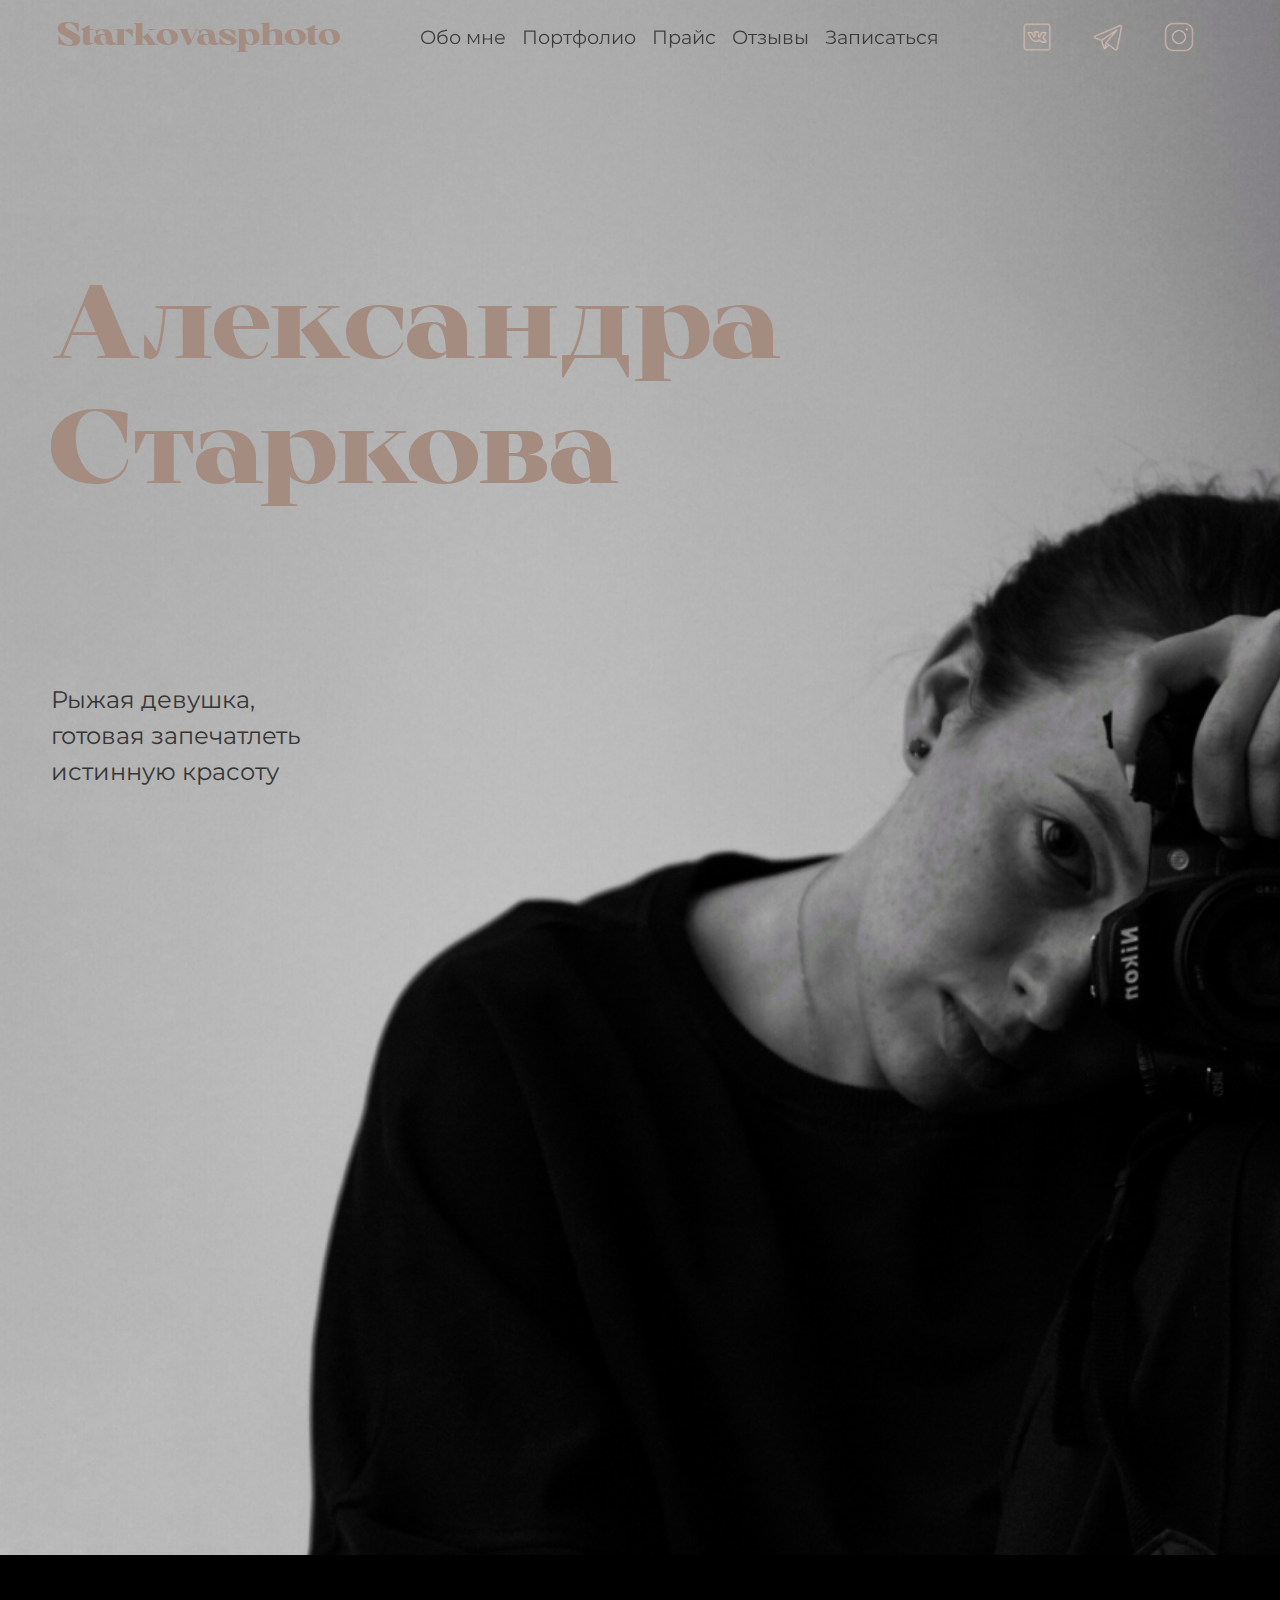
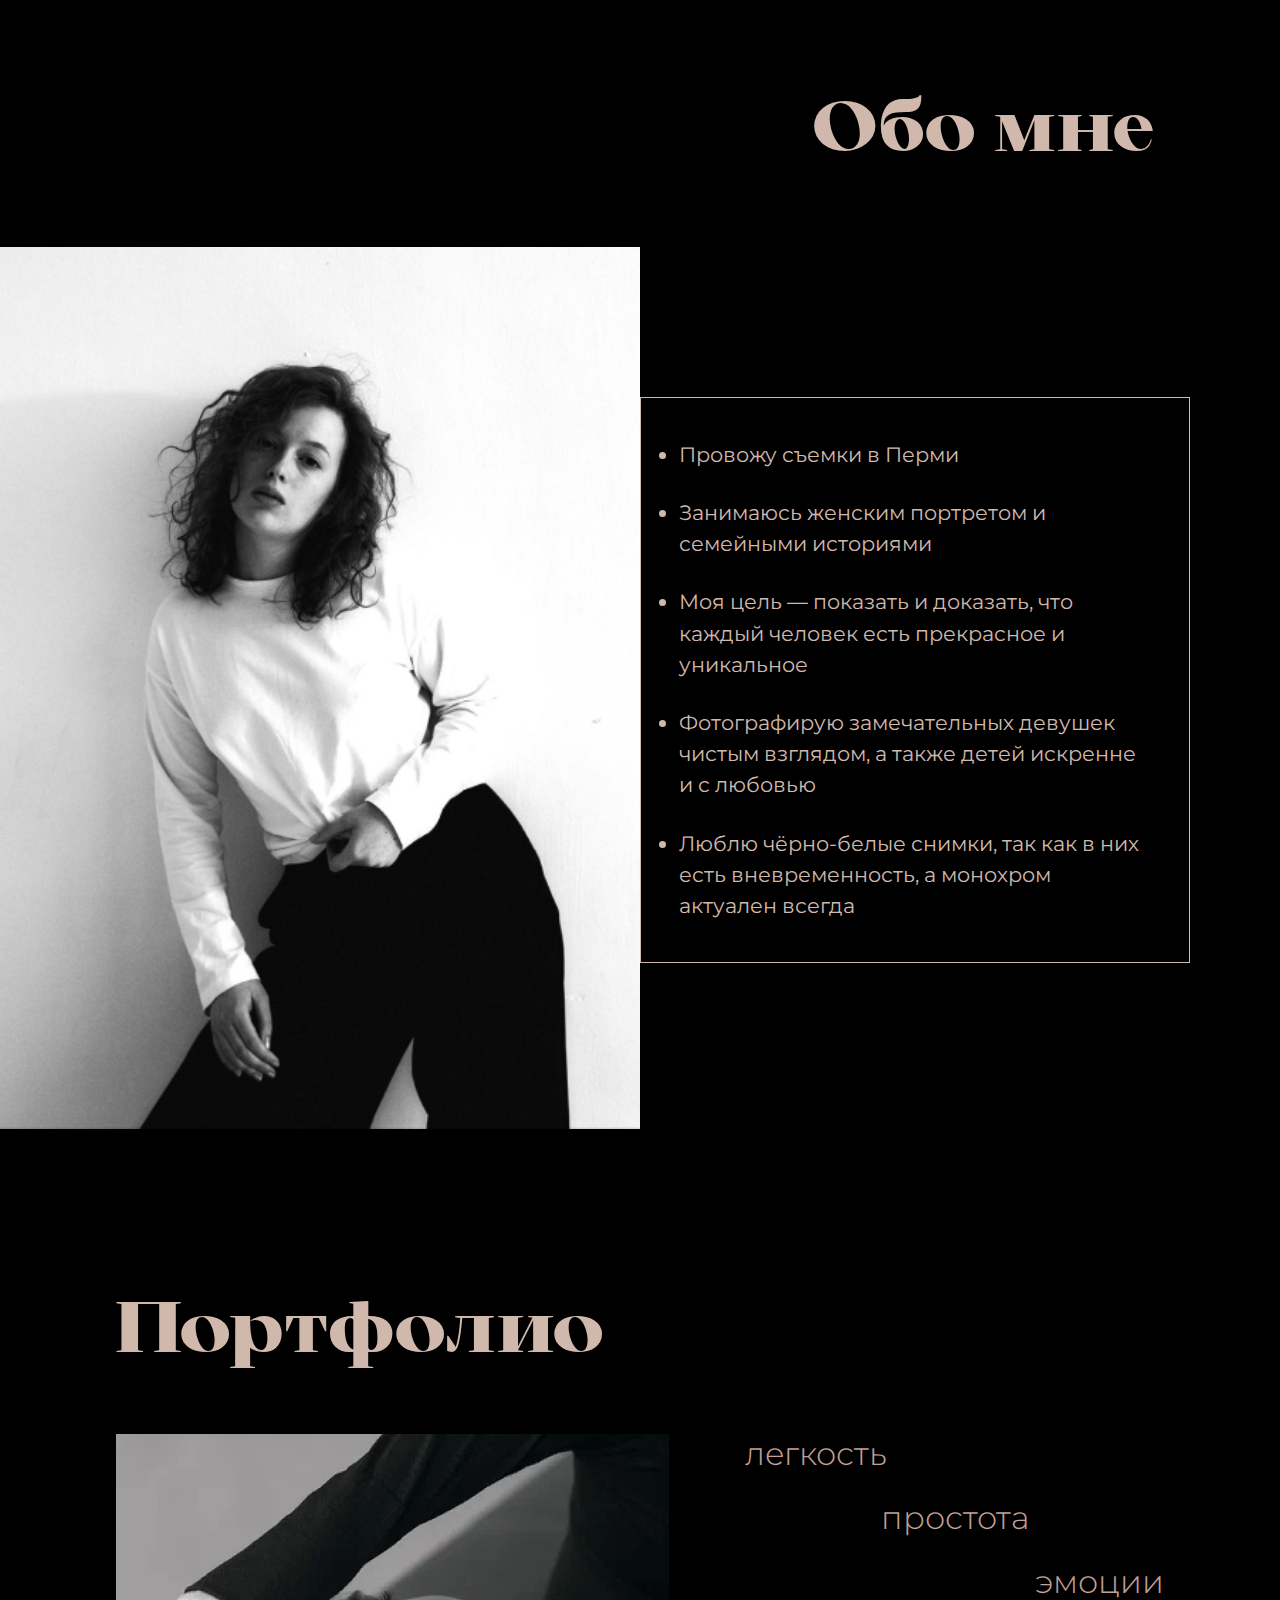
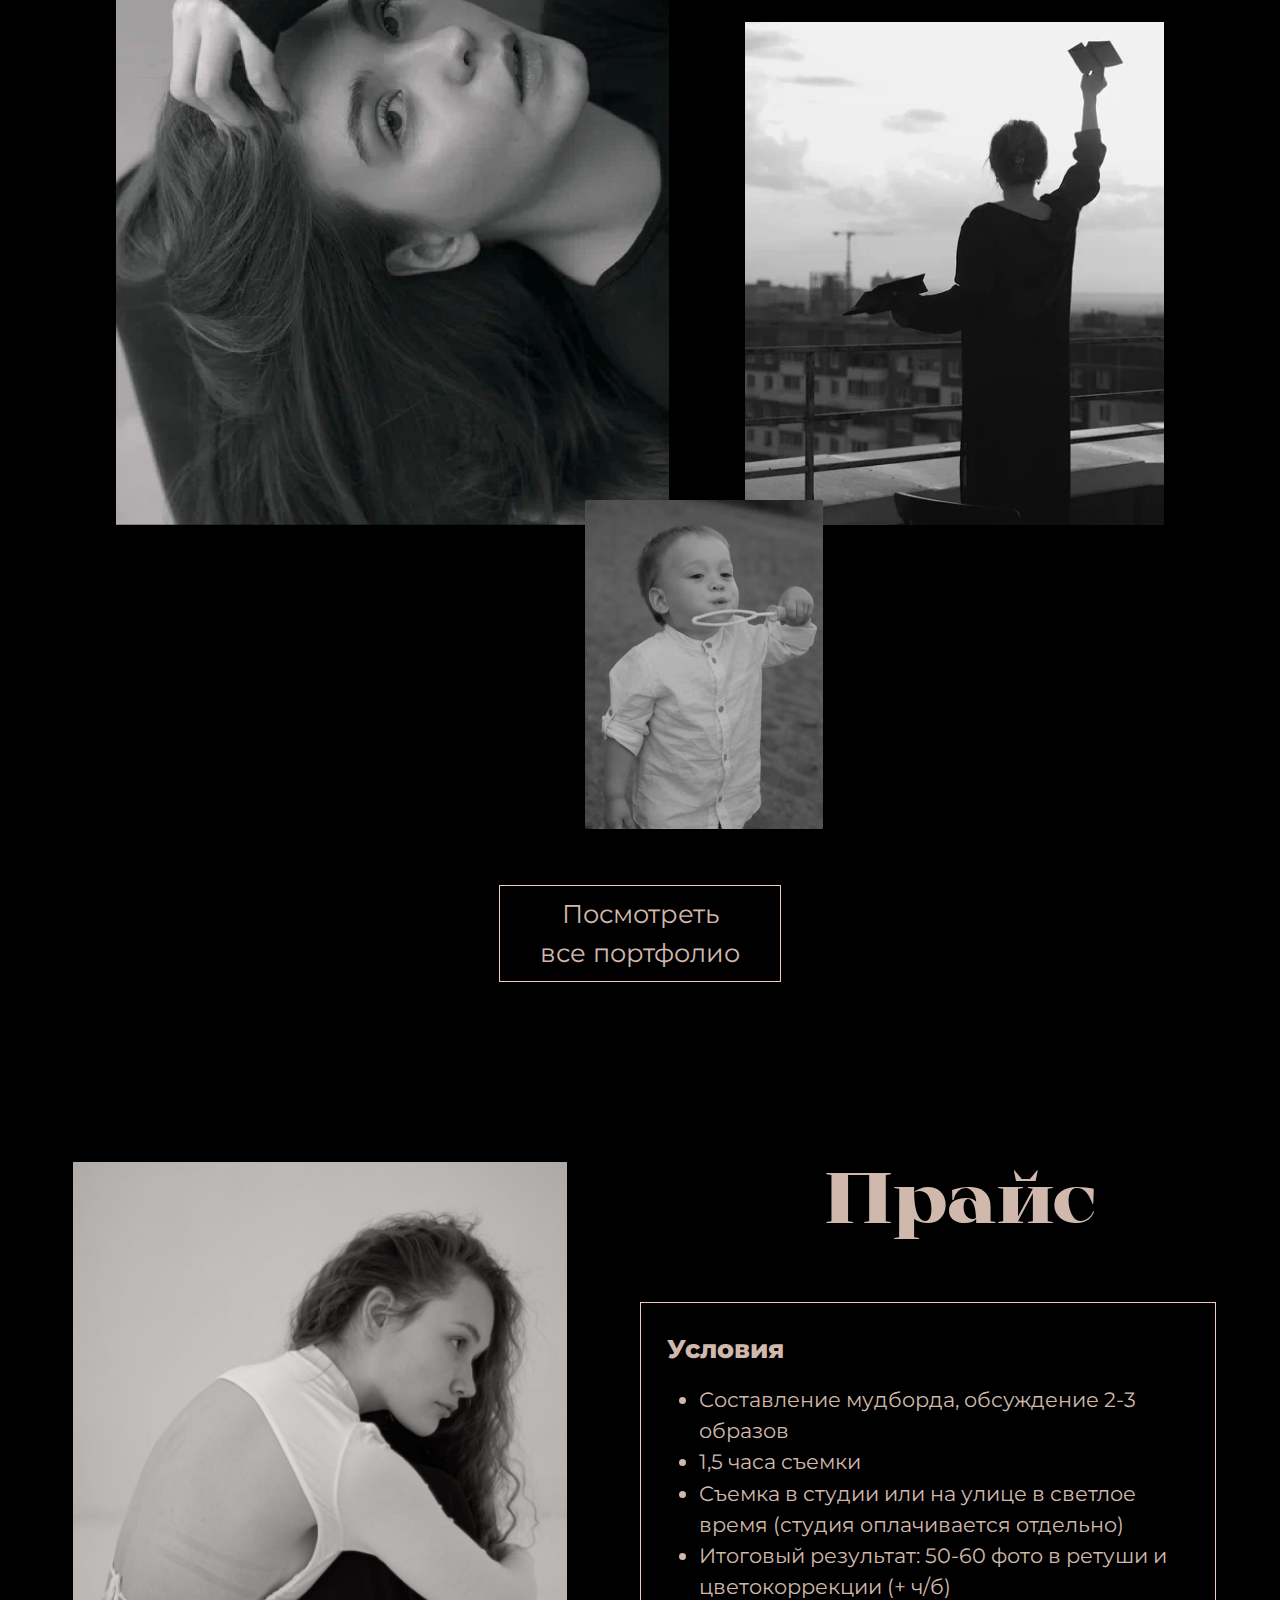
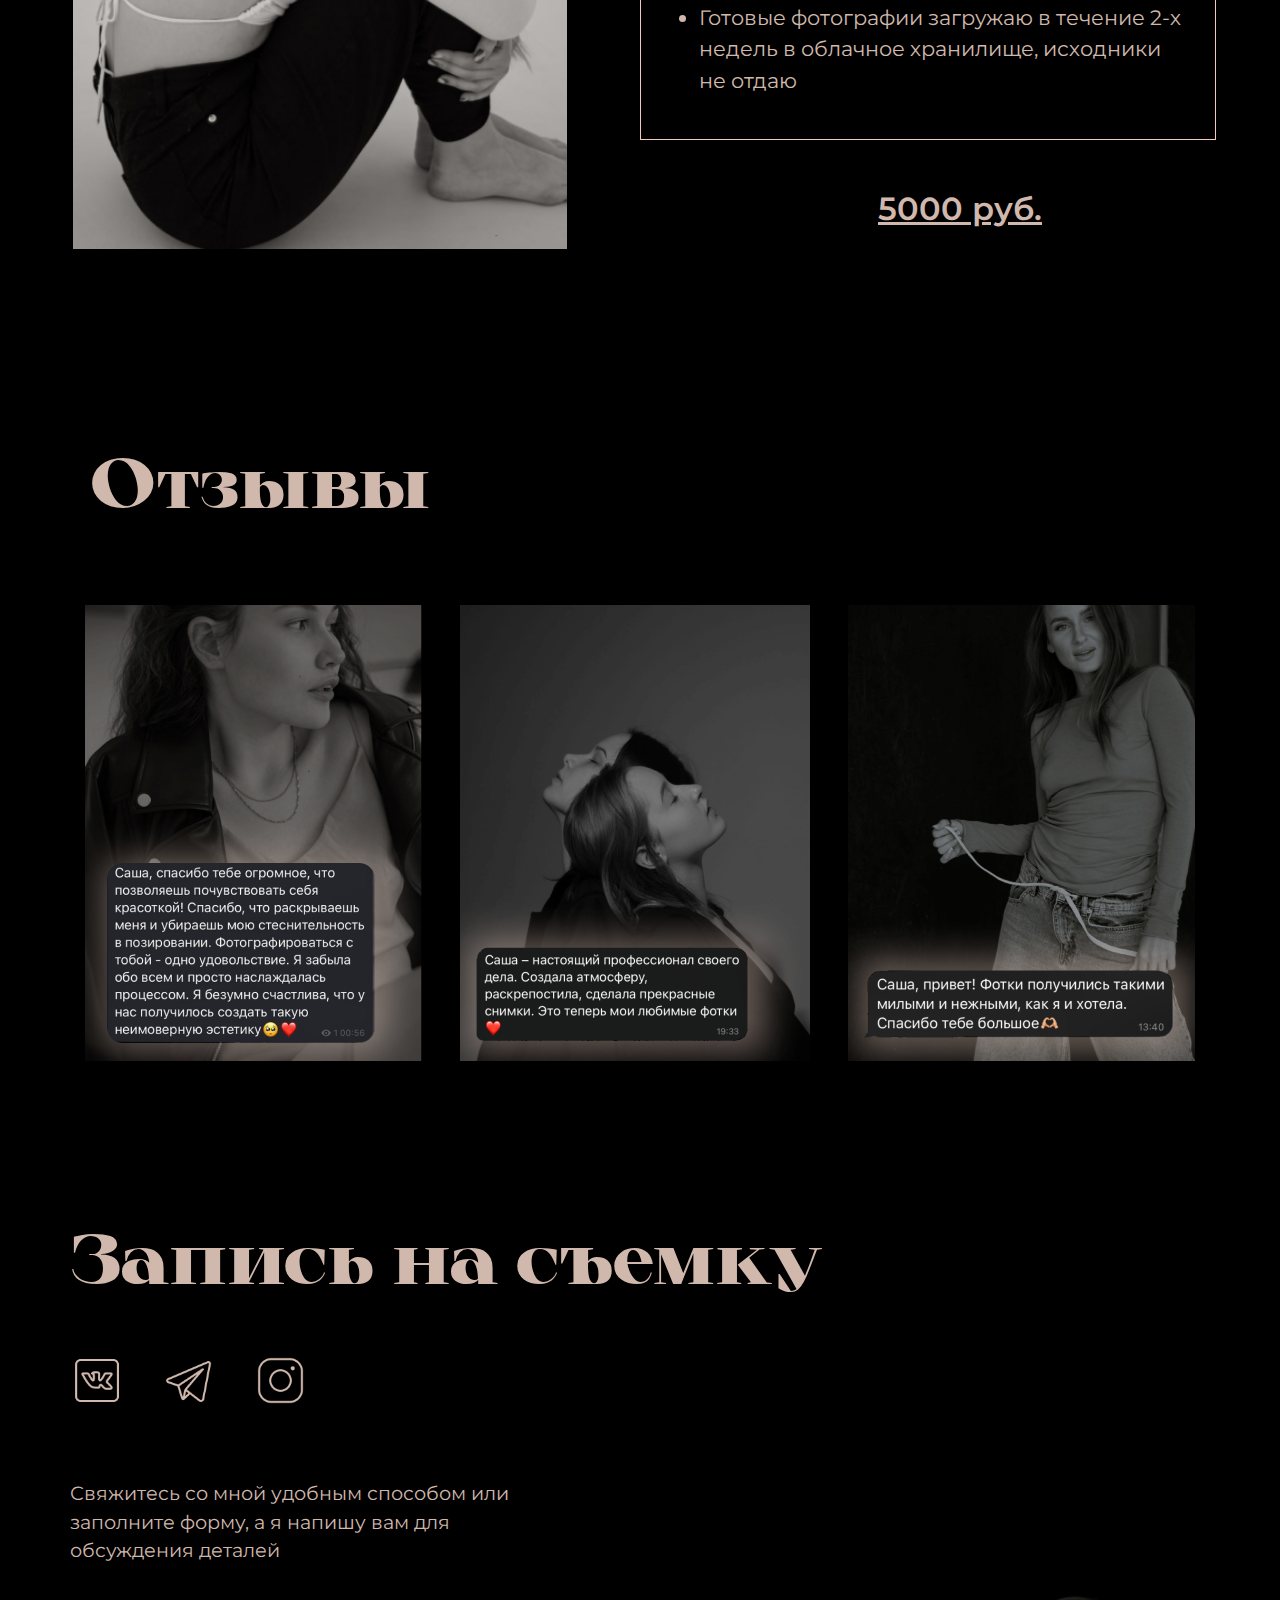
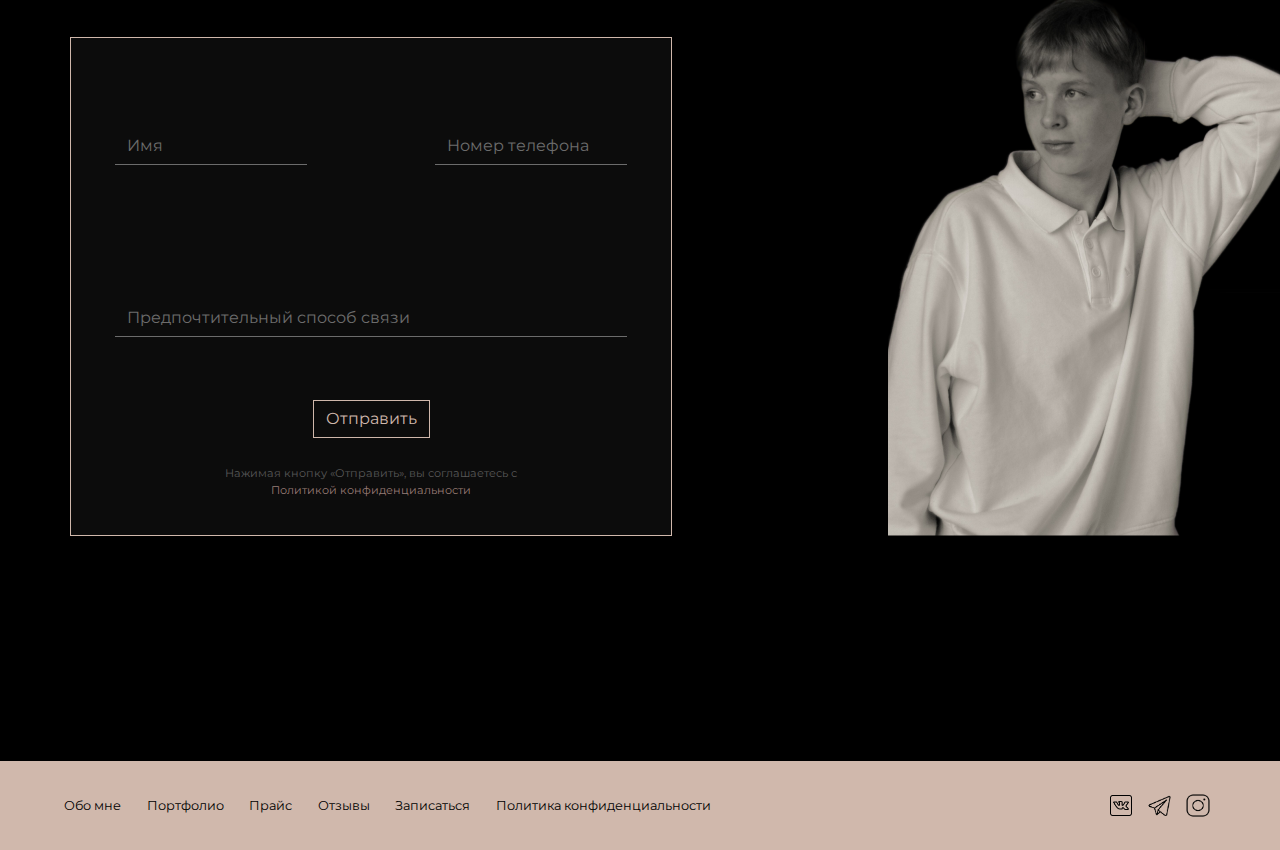
<file: index.html>
<!DOCTYPE html>
<html lang="ru">

<head>
    <meta charset="UTF-8">
    <meta name="viewport" content="width=device-width, initial-scale=1.0">
    <meta name="keywords"
        content="фотограф Пермь, женский портрет Пермь, портретный фотограф Пермь, семейный фотограф Пермь, Александра Старкова фотограф, фото Пермь, фотосессия Пермь">
    <title>Starkovasphoto</title>
    <link rel="stylesheet" type="text/css" href="./assets/styles/style.css">
    <link rel="shortcut icon" href="/favicon.ico" type="image/x-icon">
    <link href="https://cdn.jsdelivr.net/npm/bootstrap@5.3.3/dist/css/bootstrap.min.css" rel="stylesheet"
        integrity="sha384-QWTKZyjpPEjISv5WaRU9OFeRpok6YctnYmDr5pNlyT2bRjXh0JMhjY6hW+ALEwIH" crossorigin="anonymous">
</head>

<body>
    <header class="header" id="mainHeader">
        <div class="header_container">
            <nav class="navbar navbar-light bg-lignt navbar-expand-xl header_navbar">
                <div class="container-fluid">
                    <a class="navbar-brand header_logo" href="#">Starkovasphoto</a>
                    <button class="navbar-toggler" id="toggler-header" type="button" data-bs-toggle="collapse"
                        data-bs-target="#navbarSupportedContent" aria-controls="navbarSupportedContent"
                        aria-expanded="false" aria-label="Переключатель навигации">
                        <span class="navbar-toggler-icon"></span>
                    </button>
                    <div class="collapse navbar-collapse header_menu" id="navbarSupportedContent">
                        <ul class="navbar-nav me-auto mb-2 mb-lg-0 header_nav">
                            <li class="nav-item">
                                <a class="nav-link" href="#aboutme">Обо мне</a>
                            </li>
                            <li class="nav-item">
                                <a class="nav-link" href="./portfolio.html">Портфолио</a>
                            </li>
                            <li class="nav-item">
                                <a class="nav-link" href="#price">Прайс</a>
                            </li>
                            <li class="nav-item">
                                <a class="nav-link" href="#reviews">Отзывы</a>
                            </li>
                            <li class="nav-item">
                                <a class="nav-link" href="#appointment">Записаться</a>
                            </li>
                        </ul>
                        <div class="appointment_icons">
                            <a data-mdb-ripple-init class="btn btn-outline btn-floating m-1"
                                href="https://vk.com/starkovasashaa" role="button"><img src="assets/images/icons-vk.png"
                                    class="icon_social" alt="Логотип ВКонтакте"></a>
                            <a data-mdb-ripple-init class="btn btn-outline btn-floating m-1"
                                href="https://t.me/starkovasasha" role="button"><img
                                    src="assets/images/icons-telegram.png" class="icon_social"
                                    alt="Логотип Телеграм"></a>
                            <a data-mdb-ripple-init class="btn btn-outline btn-floating m-1"
                                href="https://www.instagram.com/starkovasphoto" role="button"><img
                                    src="assets/images/icons-instagram.png" class="icon_social"
                                    alt="Логотип Инстаграм"></a>
                        </div>
                    </div>
                </div>
            </nav>
        </div>
    </header>
    <div class="home_page">
        <div class="home_page__content">
            <h1 class="home_page__title">Александра Старкова</h1>
            <p class="home_page__text">Рыжая девушка, готовая запечатлеть истинную красоту</p>
        </div>
    </div>
    <section class="about_me__page" id="aboutme">
        <div class="block2_container">
            <h5 class="title-block-2">Обо мне</h5>
            <div class="mb-lg-0 border-0">
                <div class="row g-0 block2_content">
                    <div class="col-lg-6 col-xl-6 col-xxl-6 block-2__image-block d-flex justify-content-center">
                        <img src="assets/images/about_me__img.png" class="img-fluid block2__img"
                            alt="Александра Старкова">
                    </div>
                    <div class="col-lg-6 col-xl-6 col-xxl-6 block-2__text-block d-flex justify-content-center">
                        <div class="block-2__card-body">
                            <ul class="list-group__block2 list-group-flush">
                                <li class="list-item">Провожу съемки в Перми</li>
                                <li class="list-item">Занимаюсь женским портретом и семейными историями</li>
                                <li class="list-item">Моя цель — показать и доказать, что каждый человек есть
                                    прекрасное и уникальное</li>
                                <li class="list-item">Фотографирую замечательных девушек чистым взглядом, а также
                                    детей искренне и с любовью</li>
                                <li class="list-item">Люблю чёрно-белые снимки, так как в них есть вневременность, а
                                    монохром актуален всегда</li>
                            </ul>
                        </div>
                    </div>
                </div>
            </div>
        </div>
    </section>
    <section class="portfolio_page" id="portfolio">
        <h5 class="title-block-3">Портфолио</h5>
        <div class="portfolio_container">
            <div class="portfolio_main">
                <div class="portfolio_first">
                    <div class="portfolio_first_section">
                        <div class="portfolio_part1">
                            <img src="assets/images/portfolio_image1.png" class="portfolio_img1">
                        </div>
                        <div class="portfolio_part2">
                            <div class="portfolio_text">
                                <div class="portfolio_text_element1">
                                    <p class="portfolio_text_content">легкость</p>
                                </div>
                                <div class="portfolio_text_element2">
                                    <p class="portfolio_text_content">простота</p>
                                </div>
                                <div class="portfolio_text_element3">
                                    <p class="portfolio_text_content">эмоции</p>
                                </div>
                            </div>
                            <img src="./assets/images/portfolio_image2.png" class="portfolio_img2">
                        </div>
                    </div>
                </div>
                <div class="portfolio_fixed_photo">
                    <img src="./assets/images/portfolio_image3.png" class="portfolio_img3">
                </div>
            </div>
            <div class="portfolio_button">
                <a href="./portfolio.html" role="button"><button class="portfolio_button_content">Посмотреть все
                        портфолио</button></a>
            </div>
        </div>
    </section>
    <section class="price_page" id="price">
        <div class="price_container">
            <div class="mb-lg-0 border-0">
                <div class="row g-0 block4_content">
                    <div class="col-lg-6 col-xl-6 col-xxl-6 block-4__image-block d-flex justify-content-center">
                        <img src="assets/images/price_img.png" class="img-fluid block4__img" alt="Фото модели">
                    </div>
                    <div class="col-lg-6 col-xl-6 col-xxl-6 block-4__text-block d-flex justify-content-center">
                        <div class="block-4__card-body">
                            <h5 class="title-block-4">Прайс</h5>
                            <div class="price_border">
                                <p class="price_list_text">Условия</p>
                                <ul class="list-group__block4 list-group-flush">
                                    <li class="list-item">Составление мудборда, обсуждение 2-3 образов</li>
                                    <li class="list-item">1,5 часа съемки</li>
                                    <li class="list-item">Съемка в студии или на улице в светлое время (студия
                                        оплачивается отдельно)</li>
                                    <li class="list-item">Итоговый результат: 50-60 фото в ретуши и цветокоррекции
                                        (+
                                        ч/б)
                                    </li>
                                    <li class="list-item">Готовые фотографии загружаю в течение 2-х недель в
                                        облачное
                                        хранилище, исходники не отдаю</li>
                                </ul>
                            </div>
                            <p class="price_text">5000 руб.</p>
                        </div>
                    </div>
                </div>
            </div>
        </div>
    </section>
    <section class="reviews_page" id="reviews">
        <div class="reviews_container">
            <h5 class="title-block-5">Отзывы</h5>
            <div id="reviewsCarousel" class="carousel slide d-xl-none d-xxl-none" data-bs-ride="carousel">
                <div class="carousel-inner">
                    <div class="carousel-item active">
                        <div class="d-flex justify-content-center align-items-center">
                            <img src="assets/images/first-review.png" class="review_img" alt="Отзыв">
                        </div>
                    </div>
                    <div class="carousel-item">
                        <div class="d-flex justify-content-center align-items-center">
                            <img src="assets/images/second-review.png" class="review_img" alt="Отзыв">
                        </div>
                    </div>
                    <div class="carousel-item">
                        <div class="d-flex justify-content-center align-items-center">
                            <img src="assets/images/third-review.png" class="review_img" alt="Отзыв">
                        </div>
                    </div>
                </div>
                <button class="carousel-control-prev" type="button" data-bs-target="#reviewsCarousel"
                    data-bs-slide="prev">
                    <span class="carousel-control-prev-icon" aria-hidden="true"></span>
                    <span class="visually-hidden">Previous</span>
                </button>
                <button class="carousel-control-next" type="button" data-bs-target="#reviewsCarousel"
                    data-bs-slide="next">
                    <span class="carousel-control-next-icon" aria-hidden="true"></span>
                    <span class="visually-hidden">Next</span>
                </button>
            </div>
            <div class="reviews_img_block d-none d-xl-flex d-xxl-flex">
                <img src="assets/images/first-review.png" class="img-fluid review_img2" alt="Отзыв">
                <img src="assets/images/second-review.png" class="img-fluid review_img2" alt="Отзыв">
                <img src="assets/images/third-review.png" class="img-fluid review_img2" alt="Отзыв">
            </div>
        </div>
    </section>
    <section class="appointment_page" id="appointment">
        <h5 class="title-block-6">Запись на съемку</h5>
        <div class="appointment_container">
            <div class="appointment_block">
                <div class="appointment_content">
                    <div class="appointment_icons">
                        <a data-mdb-ripple-init class="btn btn-outline btn-floating icon_button"
                            href="https://vk.me/starkovasashaa" role="button"><img src="assets/images/icons-vk.png"
                                class="icon_social" alt="Логотип ВКонтакте"></a>
                        <a data-mdb-ripple-init class="btn btn-outline btn-floating icon_button"
                            href="https://t.me/starkovasasha" role="button"><img src="assets/images/icons-telegram.png"
                                class="icon_social" alt="Логотип Телеграм"></a>
                        <a data-mdb-ripple-init class="btn btn-outline btn-floating icon_button"
                            href="https://www.instagram.com/starkovasphoto" role="button"><img
                                src="assets/images/icons-instagram.png" class="icon_social" alt="Логотип Инстаграм"></a>
                    </div>
                </div>
                <div class="appointment_text">
                    Свяжитесь со мной удобным способом или заполните форму, а я напишу вам для обсуждения деталей
                </div>
                <div class="appointment_form">
                    <form class="g-3 needs-validation" novalidate>
                        <div class="form_container">
                            <div class="input_container">
                                <div class="input_first">
                                    <div class="col-md-6 input_form1">
                                        <input type="text" class="form-control input_fields" id="inputName"
                                            placeholder="Имя" aria-label="Имя" pattern="^[А-Яа-яЁё]+$" required>
                                        <div class="invalid-feedback">
                                            Пожалуйста, введите корректное имя
                                        </div>
                                    </div>
                                    <div class="col-md-6 input_form1 input-tel-2">
                                        <input type="tel" class="form-control input_fields" id="inputPhone"
                                            placeholder="Номер телефона" aria-label="Телефон"
                                            pattern="^((8|\+7)[\- ]?)?(\(?\d{3}\)?[\- ]?)?[\d\- ]{7,10}$" required>
                                        <div class="invalid-feedback">
                                            Пожалуйста, укажите правильный номер телефона
                                        </div>
                                    </div>
                                </div>
                                <div class="input_second ">
                                    <div class="col-12 input_form2">
                                        <input type="text"
                                            class="form-control input_fields d-none d-sm-flex d-lg-flex d-xl-flex d-xxl-flex"
                                            id="inputMessage" placeholder="Предпочтительный способ связи">
                                        <input type="text" class="form-control input_fields d-sm-none" id="inputMessage"
                                            placeholder="Cпособ связи">
                                    </div>
                                </div>
                            </div>
                            <div class="button_container">
                                <div class="col-12 input_form">
                                    <button type="submit"
                                        class="btn button_appointment button_content">Отправить</button>
                                </div>
                                <div class="col-12 button_text">
                                    <p class="text_contnet">
                                        Нажимая кнопку «Отправить», вы соглашаетесь
                                        с <a href="https://drive.google.com/file/d/199cWDKk_yBTps37f24LlBmffBgkM6TiT/view?usp=sharing"
                                            class="confidentiality"> Политикой конфиденциальности</a></p>
                                </div>
                            </div>
                        </div>
                    </form>
                </div>
            </div>
            <div class="appointment_img d-none d-lg-flex d-xl-flex d-xxl-flex">
                <img src="assets/images/appointment-img.png" class="img-appointment img-fluid" alt="Фото модели">
            </div>
        </div>
    </section>
    <footer class="footer">
        <div class="footer__container">
            <div class="footer_menu">
                <ul class="navbar-nav mb-lg-0 footer_nav">
                    <li class="nav-item">
                        <a class="nav-link" href="#aboutme">Обо мне</a>
                    </li>
                    <li class="nav-item">
                        <a class="nav-link" href="./portfolio.html">Портфолио</a>
                    </li>
                    <li class="nav-item">
                        <a class="nav-link" href="#price">Прайс</a>
                    </li>
                    <li class="nav-item">
                        <a class="nav-link" href="#reviews">Отзывы</a>
                    </li>
                    <li class="nav-item">
                        <a class="nav-link" href="#appointment">Записаться</a>
                    </li>
                    <li class="nav-item">
                        <a class="nav-link"
                            href="https://drive.google.com/file/d/199cWDKk_yBTps37f24LlBmffBgkM6TiT/view?usp=sharing">Политика
                            конфиденциальности</a>
                    </li>
                </ul>
                <div class="appointment_icons">
                    <a data-mdb-ripple-init class="btn btn-outline btn-floating m-1 icon_button"
                        href="https://vk.com/starkovasashaa" role="button"><img src="assets/images/dark-icon_vk.png"
                            class="icon_social" alt="Логотип ВКонтакте"></a>
                    <a data-mdb-ripple-init class="btn btn-outline btn-floating m-1 icon_button"
                        href="https://t.me/starkovasasha" role="button"><img src="assets/images/dark-icon_telegram.png"
                            class="icon_social" alt="Логотип Телеграм"></a>
                    <a data-mdb-ripple-init class="btn btn-outline btn-floating m-1 icon_button"
                        href="https://www.instagram.com/starkovasphoto" role="button"><img
                            src="assets/images/dark-icon_instagram.png" class="icon_social" alt="Логотип Инстаграм"></a>
                </div>
            </div>
        </div>
    </footer>

    <script src="https://cdn.jsdelivr.net/npm/bootstrap@5.3.3/dist/js/bootstrap.bundle.min.js"
        integrity="sha384-YvpcrYf0tY3lHB60NNkmXc5s9fDVZLESaAA55NDzOxhy9GkcIdslK1eN7N6jIeHz" crossorigin="anonymous">
        </script>
    <script>
        (() => {
            'use strict'

            const forms = document.querySelectorAll('.needs-validation')

            Array.from(forms).forEach(form => {
                form.addEventListener('submit', event => {
                    if (!form.checkValidity()) {
                        event.preventDefault()
                        event.stopPropagation()
                    }

                    form.classList.add('was-validated')
                }, false)
            })
        })()
    </script>
    <script>
        window.addEventListener('scroll', function () {
            const header = document.getElementById('mainHeader');
            if (window.scrollY > 0) {
                header.classList.add('header_fixed');
            } else {
                header.classList.remove('header_fixed');
            }
        });
    </script>
    <script>
        window.addEventListener('scroll', function () {
            const nav = document.getElementById('navbarSupportedContent');
            if (window.scrollY > 0) {
                nav.classList.add('nav_fixed');
            } else {
                nav.classList.remove('nav_fixed');
            }
        });
    </script>
    <script>
        window.addEventListener('scroll', function () {
            const toggler = document.getElementById('toggler-header');
            if (window.scrollY > 0) {
                toggler.classList.add('toggler_fixed');
            } else {
                toggler.classList.remove('toggler_fixed');
            }
        });
    </script>
    <script>
        document.addEventListener('DOMContentLoaded', function () {
            const sections = document.querySelectorAll('section');
            const navLinks = document.querySelectorAll('.nav-link');

            window.addEventListener('scroll', function () {
                let current = '';

                sections.forEach(section => {
                    const sectionTop = section.offsetTop;
                    const sectionHeight = section.clientHeight;
                    if (pageYOffset >= sectionTop - sectionHeight / 3) {
                        current = section.getAttribute('id');
                    }
                });

                navLinks.forEach(link => {
                    link.classList.remove('active');
                    if (link.getAttribute('href') === '#' + current) {
                        link.classList.add('active');
                    }
                });
            });
        });
    </script>
</body>

</html>
</file>
<file: assets/styles/style.css>
@font-face {
  font-family: "Macherie";
  src: url("../fonts/Macherie/macherie.ttf");
}
@font-face {
  font-family: "Montserrat";
  src: url("../fonts/Montserrat/Montserrat-Regular.ttf");
  font-weight: 400;
}
@font-face {
  font-family: "Montserrat-Light";
  src: url("../fonts/Montserrat-Light/Montserrat-Light.ttf");
  font-weight: 300;
}
@font-face {
  font-family: "Montserrat-Bold";
  src: url("../fonts/Montserrat-Bold/Montserrat-Bold.ttf");
  font-weight: 700;
}
@font-face {
  font-family: "Montserrat-ExtraBold";
  src: url("../fonts/Montserrat-ExtraBold/Montserrat-ExtraBold.ttf");
  font-weight: 800;
}
@font-face {
  font-family: "Montserrat-SemiBold";
  src: url("../fonts/Montserrat-SemiBold/Montserrat-SemiBold.ttf");
  font-weight: 600;
}
html,
body {
  overflow-x: hidden;
}

.header {
  position: fixed;
  top: 0;
  left: 0;
  width: 100vw;
  z-index: 500;
  display: flex;
  flex-direction: column;
}
@media (max-width: 575.98px) {
  .header {
    background-color: #000000;
  }
  .header .nav-link {
    color: #D0B8AC;
  }
}
.header .header_container {
  flex-grow: 1;
}
.header .header_container .header_navbar {
  display: flex;
  background-color: transparent;
}
.header .header_container .header_navbar .header_logo {
  font-family: "Macherie";
  color: #A48C80;
  font-size: 2em;
  margin-left: 3.5vw;
}
@media (max-width: 767.98px) {
  .header .header_container .header_navbar .header_logo {
    font-size: 1.5em;
  }
}
.header .header_container .header_navbar .navbar-toggler {
  border-color: #6C6C6C;
}
.header .header_container .header_navbar .navbar-toggler .navbar-toggler-icon {
  background-image: url("data:image/svg+xml,%3csvg xmlns='http://www.w3.org/2000/svg' viewBox='0 0 30 30'%3e%3cpath stroke='%236C6C6C' stroke-linecap='round' stroke-miterlimit='10' stroke-width='2' d='M4 7h22M4 15h22M4 23h22'/%3e%3c/svg%3e");
}
.header .header_container .header_navbar .header_menu {
  order: 1;
  font-family: "Montserrat", sans-serif;
  color: #363636;
  font-size: 1.2em;
  justify-content: space-evenly;
}
.header .header_container .header_navbar .header_menu .header_nav {
  display: flex;
  margin: 0 !important;
}
.header .header_container .header_navbar .header_menu .header_nav .nav-link:hover {
  font-family: "Montserrat-Bold", sans-serif;
}
.header .header_container .header_navbar .header_menu .header_nav .nav-link.active {
  font-family: "Montserrat-Bold", sans-serif;
  color: #D0B8AC;
}
.header .header_container .header_navbar .navbar-collapse {
  text-align: center;
}
.header .header_container .header_navbar .navbar-collapse .navbar-nav {
  text-align: center;
}
.header .header_container .header_navbar .icon_social {
  width: 2.5vw;
}
@media (min-width: 768px) and (max-width: 991.98px) {
  .header .header_container .header_navbar .icon_social {
    width: 4.5vw;
  }
}
@media (max-width: 767.98px) {
  .header .header_container .header_navbar .icon_social {
    width: 7.8vw;
  }
}
.header .header_container .header_navbar .nav_fixed {
  order: 1;
  font-family: "Montserrat", sans-serif;
  font-size: 1.2em;
}
.header .header_container .header_navbar .nav_fixed .header_nav {
  display: flex;
}
.header .header_container .header_navbar .nav_fixed .header_nav .nav-link {
  color: #D0B8AC;
}
.header .header_container .header_navbar .nav_fixed .header_nav .nav-link:hover {
  font-family: "Montserrat-Bold", sans-serif;
}
.header .header_container .header_navbar .nav_fixed .header_nav .nav-link.active {
  font-family: "Montserrat-Bold", sans-serif;
}

.header_fixed {
  background-color: #000000;
  box-shadow: 0 0 15px #F2C8BE;
}

.toggler_fixed {
  color: #A48C80 !important;
  border-color: #A48C80 !important;
}
.toggler_fixed .navbar-toggler-icon {
  background-image: url("data:image/svg+xml,%3csvg xmlns='http://www.w3.org/2000/svg' viewBox='0 0 30 30'%3e%3cpath stroke='%23A48C80' stroke-linecap='round' stroke-miterlimit='10' stroke-width='2' d='M4 7h22M4 15h22M4 23h22'/%3e%3c/svg%3e") !important;
}

.home_page {
  background: url(../images/mainpage_image.png);
  background-size: cover;
  min-height: 100vh;
  padding: 10vh 4vw 0 4vw;
}
@media (min-width: 768px) and (max-width: 991.98px) {
  .home_page {
    background: url(../images/tab-main-img.png);
    background-size: cover;
  }
}
@media (max-width: 767.98px) {
  .home_page {
    background: url(../images/mobile-main-img.png);
    background-size: cover;
  }
}
.home_page .home_page__content {
  margin-top: 20vh;
}
@media (min-width: 768px) and (max-width: 991.98px) {
  .home_page .home_page__content {
    margin-top: 22vh;
  }
}
@media (max-width: 767.98px) {
  .home_page .home_page__content {
    margin-top: 28vh;
  }
}
.home_page .home_page__content .home_page__title {
  font-family: "Macherie";
  color: #A48C80;
  font-size: 6.5em;
  width: 60vw;
}
@media (min-width: 768px) and (max-width: 991.98px) {
  .home_page .home_page__content .home_page__title {
    font-size: 5em;
  }
}
@media (max-width: 767.98px) {
  .home_page .home_page__content .home_page__title {
    font-size: 3.1em;
  }
}
.home_page .home_page__content .home_page__text {
  font-family: "Montserrat", sans-serif;
  color: #363636;
  font-size: 1.5em;
  width: 20vw;
  margin-top: 18vh;
  margin-bottom: 0;
  padding-bottom: 85vh;
}
@media (min-width: 992px) and (max-width: 1199.98px) {
  .home_page .home_page__content .home_page__text {
    width: 31vw;
  }
}
@media (min-width: 768px) and (max-width: 991.98px) {
  .home_page .home_page__content .home_page__text {
    margin-top: 10vh;
    width: 30vw;
  }
}
@media (max-width: 767.98px) {
  .home_page .home_page__content .home_page__text {
    font-size: 1.3em;
    margin-top: 15vh;
    width: 80vw;
  }
}

.about_me__page {
  background-color: #000000;
}
.about_me__page .block2_container {
  padding: 10vh 0;
  display: flex;
  flex-direction: column;
  align-items: flex-end;
}
@media (min-width: 768px) and (max-width: 991.98px) {
  .about_me__page .block2_container {
    padding-top: 0;
    align-items: center;
    padding: 0;
  }
}
@media (max-width: 767.98px) {
  .about_me__page .block2_container {
    align-items: center;
  }
}
.about_me__page .block2_container .title-block-2 {
  font-family: "Macherie";
  color: #D0B8AC;
  font-size: 4.5em;
  padding: 5vh 10vw 7vh 0;
}
@media (min-width: 768px) and (max-width: 991.98px) {
  .about_me__page .block2_container .title-block-2 {
    font-size: 6em;
    padding: 0 0 3vh 0;
  }
}
@media (max-width: 767.98px) {
  .about_me__page .block2_container .title-block-2 {
    font-size: 3.5em;
    padding: 0 0 3vh 0;
  }
}
.about_me__page .block2_container .block-2__image-block {
  height: 98vh;
}
@media (min-width: 992px) and (max-width: 1199.98px) {
  .about_me__page .block2_container .block-2__image-block {
    min-width: 30vw;
    height: auto;
  }
}
@media (min-width: 768px) and (max-width: 991.98px) {
  .about_me__page .block2_container .block-2__image-block {
    height: 40vh;
  }
}
@media (max-width: 767.98px) {
  .about_me__page .block2_container .block-2__image-block {
    height: 45vh;
  }
}
.about_me__page .block2_container .block-2__text-block {
  align-items: center;
}
.about_me__page .block2_container .block-2__text-block .list-group__block2 {
  border: solid 1px #D0B8AC;
  color: #D0B8AC;
  font-family: "Montserrat", sans-serif;
  font-size: 1.3em;
  margin-right: 7vw;
  padding: 3vh 3vw;
}
@media (min-width: 992px) and (max-width: 1199.98px) {
  .about_me__page .block2_container .block-2__text-block .list-group__block2 {
    font-size: 1.2em;
    margin-right: 3vw;
    padding: 2vh 3vw;
  }
}
@media (min-width: 768px) and (max-width: 991.98px) {
  .about_me__page .block2_container .block-2__text-block .list-group__block2 {
    margin: 4vh 12vw;
    padding: 1vh 3vw 1vh 5vw;
  }
}
@media (max-width: 767.98px) {
  .about_me__page .block2_container .block-2__text-block .list-group__block2 {
    font-size: 1em;
    margin: 4vh 7vw;
    padding: 1vh 3vw 1vh 7vw;
  }
}
.about_me__page .block2_container .block-2__text-block .list-item {
  padding: 1.5vh 0;
}
@media (min-width: 768px) and (max-width: 991.98px) {
  .about_me__page .block2_container .block-2__text-block .list-item {
    padding: 0.5vh 0;
  }
}
@media (max-width: 767.98px) {
  .about_me__page .block2_container .block-2__text-block .list-item {
    padding: 0.6vh 0;
  }
}

.portfolio_page {
  background-color: #000000;
}
.portfolio_page .title-block-3 {
  font-family: "Macherie";
  color: #D0B8AC;
  font-size: 4.5em;
  padding: 8vh 0 5vh 9vw;
}
@media (min-width: 768px) and (max-width: 991.98px) {
  .portfolio_page .title-block-3 {
    font-size: 6em;
  }
}
@media (max-width: 767.98px) {
  .portfolio_page .title-block-3 {
    font-size: 3em;
    text-align: center;
    padding: 0 0 5vh 0;
  }
}
.portfolio_page .portfolio_container {
  position: relative;
  padding-bottom: 10vh;
}
.portfolio_page .portfolio_container .portfolio_main {
  padding-bottom: 40vh;
}
@media (min-width: 992px) and (max-width: 1099.98px) {
  .portfolio_page .portfolio_container .portfolio_main {
    padding-bottom: 30vh;
  }
}
@media (min-width: 768px) and (max-width: 991.98px) {
  .portfolio_page .portfolio_container .portfolio_main {
    padding-bottom: 10vh;
  }
}
@media (max-width: 767.98px) {
  .portfolio_page .portfolio_container .portfolio_main {
    padding-bottom: 3vh;
  }
}
.portfolio_page .portfolio_container .portfolio_main .portfolio_first {
  position: relative;
  z-index: 1;
}
.portfolio_page .portfolio_container .portfolio_main .portfolio_first .portfolio_first_section {
  display: flex;
  align-items: flex-end;
  justify-content: center;
}
.portfolio_page .portfolio_container .portfolio_main .portfolio_first .portfolio_first_section .portfolio_part1 {
  margin-right: 6vw;
}
@media (min-width: 992px) and (max-width: 1099.98px) {
  .portfolio_page .portfolio_container .portfolio_main .portfolio_first .portfolio_first_section .portfolio_part1 .portfolio_img1 {
    width: 40vw;
  }
}
@media (min-width: 768px) and (max-width: 991.98px) {
  .portfolio_page .portfolio_container .portfolio_main .portfolio_first .portfolio_first_section .portfolio_part1 .portfolio_img1 {
    width: 47vw;
  }
}
@media (max-width: 767.98px) {
  .portfolio_page .portfolio_container .portfolio_main .portfolio_first .portfolio_first_section .portfolio_part1 .portfolio_img1 {
    width: 47vw;
  }
}
@media (min-width: 992px) and (max-width: 1099.98px) {
  .portfolio_page .portfolio_container .portfolio_main .portfolio_first .portfolio_first_section .portfolio_img2 {
    width: 27vw;
  }
}
@media (min-width: 768px) and (max-width: 991.98px) {
  .portfolio_page .portfolio_container .portfolio_main .portfolio_first .portfolio_first_section .portfolio_img2 {
    width: 32vw;
  }
}
@media (max-width: 767.98px) {
  .portfolio_page .portfolio_container .portfolio_main .portfolio_first .portfolio_first_section .portfolio_img2 {
    width: 32vw;
  }
}
.portfolio_page .portfolio_container .portfolio_main .portfolio_first .portfolio_first_section .portfolio_text {
  font-family: "Montserrat-Light", sans-serif;
  font-size: 2em;
  color: #F2C8BE;
  opacity: 0.8;
  display: flex;
  flex-direction: column;
}
@media (max-width: 767.98px) {
  .portfolio_page .portfolio_container .portfolio_main .portfolio_first .portfolio_first_section .portfolio_text {
    font-size: 1.2em;
  }
}
.portfolio_page .portfolio_container .portfolio_main .portfolio_first .portfolio_first_section .portfolio_text_element1 {
  display: flex;
  justify-content: start;
}
.portfolio_page .portfolio_container .portfolio_main .portfolio_first .portfolio_first_section .portfolio_text_element2 {
  display: flex;
  justify-content: center;
}
.portfolio_page .portfolio_container .portfolio_main .portfolio_first .portfolio_first_section .portfolio_text_element3 {
  display: flex;
  justify-content: flex-end;
}
@media (min-width: 768px) and (max-width: 991.98px) {
  .portfolio_page .portfolio_container .portfolio_main .portfolio_first .portfolio_first_section .portfolio_text_content {
    margin-bottom: 0.5vh;
  }
}
@media (max-width: 767.98px) {
  .portfolio_page .portfolio_container .portfolio_main .portfolio_first .portfolio_first_section .portfolio_text_content {
    margin-bottom: 0.3vh;
  }
}
.portfolio_page .portfolio_container .portfolio_main .portfolio_fixed_photo {
  position: absolute;
  bottom: 25%;
  left: 55%;
  transform: translateX(-50%);
  z-index: 2;
  margin-bottom: 0;
}
@media (min-width: 992px) and (max-width: 1099.98px) {
  .portfolio_page .portfolio_container .portfolio_main .portfolio_fixed_photo {
    bottom: 30%;
  }
}
@media (min-width: 768px) and (max-width: 991.98px) {
  .portfolio_page .portfolio_container .portfolio_main .portfolio_fixed_photo {
    bottom: 0;
    top: 40%;
  }
}
@media (max-width: 767.98px) {
  .portfolio_page .portfolio_container .portfolio_main .portfolio_fixed_photo {
    position: relative;
    text-align: center;
    bottom: 0;
    left: 0;
    transform: translateX(0%);
    z-index: 0;
    margin-top: 3vh;
  }
}
@media (min-width: 992px) and (max-width: 1099.98px) {
  .portfolio_page .portfolio_container .portfolio_main .portfolio_fixed_photo .portfolio_img3 {
    width: 16vw;
  }
}
@media (min-width: 768px) and (max-width: 991.98px) {
  .portfolio_page .portfolio_container .portfolio_main .portfolio_fixed_photo .portfolio_img3 {
    width: 20vw;
  }
}
@media (max-width: 767.98px) {
  .portfolio_page .portfolio_container .portfolio_main .portfolio_fixed_photo .portfolio_img3 {
    width: 30vw;
  }
}
.portfolio_page .portfolio_container .portfolio_button {
  display: flex;
  justify-content: center;
  margin-bottom: 10vh;
}
@media (min-width: 768px) and (max-width: 991.98px) {
  .portfolio_page .portfolio_container .portfolio_button {
    margin: 5vh;
  }
}
@media (max-width: 767.98px) {
  .portfolio_page .portfolio_container .portfolio_button {
    margin-bottom: 0;
  }
}
.portfolio_page .portfolio_container .portfolio_button .portfolio_button_content {
  font-family: "Montserrat", sans-serif;
  border: 1px solid #F2C8BE;
  background-color: transparent;
  color: #D0B8AC;
  width: 22vw;
  font-size: 1.6em;
  padding: 1vh 3vw;
}
@media (min-width: 992px) and (max-width: 1250px) {
  .portfolio_page .portfolio_container .portfolio_button .portfolio_button_content {
    width: 28vw;
  }
}
@media (min-width: 768px) and (max-width: 991.98px) {
  .portfolio_page .portfolio_container .portfolio_button .portfolio_button_content {
    width: 35vw;
  }
}
@media (max-width: 767.98px) {
  .portfolio_page .portfolio_container .portfolio_button .portfolio_button_content {
    width: 60vw;
    font-size: 1.3em;
  }
}
.portfolio_page .portfolio_container .portfolio_button .portfolio_button_content:hover {
  color: #000000;
  background-color: #F2C8BE;
  transition: all 0.7s;
}

.price_page {
  background-color: #000000;
}
@media (min-width: 992px) and (max-width: 1050px) {
  .price_page {
    padding: 3vh 2vw;
  }
}
@media (min-width: 768px) and (max-width: 991.98px) {
  .price_page {
    padding: 3vh 2vw;
  }
}
@media (max-width: 767.98px) {
  .price_page {
    padding: 3vh 0;
  }
}
@media (min-width: 992px) and (max-width: 1050px) {
  .price_page .block-4__image-block {
    min-width: 30vw;
    height: auto;
  }
}
@media (max-width: 767.98px) {
  .price_page .block-4__image-block {
    padding: 0 17vw;
  }
}
.price_page .block-4__card-body {
  display: flex;
  flex-direction: column;
  align-items: center;
  color: #D0B8AC;
}
.price_page .block-4__card-body .title-block-4 {
  font-family: "Macherie";
  color: #D0B8AC;
  font-size: 4.5em;
}
@media (min-width: 768px) and (max-width: 991.98px) {
  .price_page .block-4__card-body .title-block-4 {
    margin-top: 3vh;
    font-size: 6em;
  }
}
@media (max-width: 767.98px) {
  .price_page .block-4__card-body .title-block-4 {
    font-size: 3.5em;
    margin-top: 3vh;
  }
}
.price_page .block-4__card-body .price_border {
  border: solid 1px #F2C8BE;
  margin: 5vh 5vw 5vh 0;
  padding: 3vh 2vw;
}
@media (min-width: 992px) and (max-width: 1050px) {
  .price_page .block-4__card-body .price_border {
    margin: 3vh 3vw;
    padding: 3vh 1vw 1vh 3vw;
    width: 45vw;
  }
}
@media (min-width: 768px) and (max-width: 991.98px) {
  .price_page .block-4__card-body .price_border {
    margin: 3vh 3vw;
    padding: 3vh 1vw 0 3vw;
    width: 93vw;
  }
}
@media (max-width: 767.98px) {
  .price_page .block-4__card-body .price_border {
    margin: 3vh 3vw;
    padding: 3vh 2.5vw 0 3vw;
    width: 93vw;
  }
}
.price_page .block-4__card-body .price_border .price_list_text {
  font-family: "Montserrat-ExtraBold", sans-serif;
  font-size: 1.6em;
}
@media (max-width: 767.98px) {
  .price_page .block-4__card-body .price_border .price_list_text {
    font-size: 1.4em;
  }
}
.price_page .block-4__card-body .price_border .list-group__block4 {
  font-family: "Montserrat", sans-serif;
  font-size: 1.3em;
}
@media (min-width: 992px) and (max-width: 1050px) {
  .price_page .block-4__card-body .price_border .list-group__block4 {
    font-size: 1.1em;
  }
}
@media (min-width: 768px) and (max-width: 991.98px) {
  .price_page .block-4__card-body .price_border .list-group__block4 {
    font-size: 1.5em;
  }
}
@media (max-width: 767.98px) {
  .price_page .block-4__card-body .price_border .list-group__block4 {
    font-size: 1em;
  }
}
@media (min-width: 992px) and (max-width: 1050px) {
  .price_page .block-4__card-body .price_border .list-item {
    padding-bottom: 1vh;
  }
}
@media (min-width: 768px) and (max-width: 991.98px) {
  .price_page .block-4__card-body .price_border .list-item {
    padding-bottom: 1vh;
  }
}
@media (max-width: 767.98px) {
  .price_page .block-4__card-body .price_border .list-item {
    padding-bottom: 1vh;
  }
}
.price_page .price_text {
  font-family: "Montserrat-SemiBold", sans-serif;
  text-decoration: underline;
  font-size: 2em;
}
@media (min-width: 768px) and (max-width: 991.98px) {
  .price_page .price_text {
    font-size: 3em;
  }
}
@media (max-width: 767.98px) {
  .price_page .price_text {
    font-size: 1.8em;
  }
}

.reviews_page {
  background-color: #000000;
  padding-top: 22vh;
}
@media (min-width: 768px) and (max-width: 991.98px) {
  .reviews_page {
    padding-top: 15vh;
  }
}
@media (max-width: 767.98px) {
  .reviews_page {
    padding-top: 15vh;
  }
}
.reviews_page .title-block-5 {
  font-family: "Macherie";
  color: #D0B8AC;
  font-size: 4.5em;
  margin: 0 0 8vh 7vw;
}
@media (min-width: 768px) and (max-width: 991.98px) {
  .reviews_page .title-block-5 {
    font-size: 6em;
  }
}
@media (max-width: 767.98px) {
  .reviews_page .title-block-5 {
    font-size: 3.5em;
    text-align: center;
    margin: 0 0 3vh 0;
  }
}
.reviews_page .reviews_img_block {
  display: flex;
  justify-content: center;
  gap: 3vw;
}
.reviews_page .review_img {
  max-height: 70vh;
}
.reviews_page .review_img2 {
  max-height: 80vh;
}
@media (max-width: 575.98px) {
  .reviews_page .carousel-item .review_img {
    width: 75vw;
  }
}
.reviews_page .carousel-control-prev-icon {
  background-image: url("data:image/svg+xml,<svg xmlns='http://www.w3.org/2000/svg' viewBox='0 0 16 16' fill='%23a48c80'><path d='M11.354 1.646a.5.5 0 0 1 0 .708L5.707 8l5.647 5.646a.5.5 0 0 1-.708.708l-6-6a.5.5 0 0 1 0-.708l6-6a.5.5 0 0 1 .708 0z'/></svg>");
}
.reviews_page .carousel-control-next-icon {
  background-image: url("data:image/svg+xml,<svg xmlns='http://www.w3.org/2000/svg' viewBox='0 0 16 16' fill='%23a48c80'><path d='M4.646 1.646a.5.5 0 0 1 .708 0l6 6a.5.5 0 0 1 0 .708l-6 6a.5.5 0 0 1-.708-.708L10.293 8 4.646 2.354a.5.5 0 0 1 0-.708z'/></svg>");
}

.appointment_page {
  background-color: #000000;
  padding: 18vh 0 25vh 5.5vw;
}
@media (min-width: 768px) and (max-width: 991.98px) {
  .appointment_page {
    padding: 18vh 2vw;
  }
}
@media (max-width: 767.98px) {
  .appointment_page {
    padding: 18vh 2vw;
  }
}
.appointment_page .title-block-6 {
  font-family: "Macherie";
  color: #D0B8AC;
  font-size: 4.5em;
  padding-bottom: 4vh;
}
@media (min-width: 768px) and (max-width: 991.98px) {
  .appointment_page .title-block-6 {
    text-align: center;
    font-size: 6em;
  }
}
@media (max-width: 767.98px) {
  .appointment_page .title-block-6 {
    text-align: center;
    font-size: 3.5em;
  }
}
.appointment_page .appointment_container {
  display: flex;
  align-items: flex-end;
  justify-content: space-between;
}
@media (min-width: 768px) and (max-width: 991.98px) {
  .appointment_page .appointment_container {
    justify-content: center;
    align-items: normal;
  }
}
@media (max-width: 767.98px) {
  .appointment_page .appointment_container {
    justify-content: center;
    align-items: normal;
  }
}
.appointment_page .appointment_container .appointment_block {
  display: flex;
  flex-direction: column;
  gap: 8vh;
}
@media (min-width: 992px) and (max-width: 1199.98px) {
  .appointment_page .appointment_container .appointment_block {
    gap: 4vh;
  }
}
@media (min-width: 768px) and (max-width: 991.98px) {
  .appointment_page .appointment_container .appointment_block {
    gap: 4vh;
    align-items: center;
  }
}
@media (max-width: 767.98px) {
  .appointment_page .appointment_container .appointment_block {
    gap: 3vh;
    align-items: center;
  }
}
.appointment_page .appointment_container .appointment_block .appointment_icons {
  display: flex;
  gap: 3vw;
}
@media (min-width: 768px) and (max-width: 991.98px) {
  .appointment_page .appointment_container .appointment_block .appointment_icons {
    gap: 4vw;
  }
}
@media (max-width: 767.98px) {
  .appointment_page .appointment_container .appointment_block .appointment_icons {
    gap: 5vw;
  }
}
.appointment_page .appointment_container .appointment_block .appointment_icons .icon_button {
  padding: 0;
  margin: 0;
}
.appointment_page .appointment_container .appointment_block .appointment_icons .icon_button .icon_social {
  width: 4vw;
}
@media (min-width: 768px) and (max-width: 991.98px) {
  .appointment_page .appointment_container .appointment_block .appointment_icons .icon_button .icon_social {
    width: 7.5vw;
  }
}
@media (max-width: 767.98px) {
  .appointment_page .appointment_container .appointment_block .appointment_icons .icon_button .icon_social {
    width: 12vw;
  }
}
.appointment_page .appointment_container .appointment_block .appointment_text {
  font-family: "Montserrat", sans-serif;
  color: #D0B8AC;
  font-size: 1.2em;
  width: 37vw;
}
@media (min-width: 768px) and (max-width: 991.98px) {
  .appointment_page .appointment_container .appointment_block .appointment_text {
    width: 80vw;
    font-size: 1.8em;
    text-align: center;
  }
}
@media (max-width: 767.98px) {
  .appointment_page .appointment_container .appointment_block .appointment_text {
    width: 90vw;
    font-size: 1em;
    text-align: center;
  }
}
.appointment_page .appointment_container .appointment_block .form_container {
  background-color: rgba(54, 54, 54, 0.23);
  border: 1.5px solid #D0B8AC;
  width: 47vw;
  padding: 10vh 3vw 4vh 3vw;
  display: flex;
  align-items: center;
  flex-direction: column;
  justify-content: center;
  font-family: "Montserrat", sans-serif;
  font-size: 1em;
}
@media (min-width: 992px) and (max-width: 1199.98px) {
  .appointment_page .appointment_container .appointment_block .form_container {
    width: 60vw;
    padding: 7vh 1vw 4vh 1vw;
  }
}
@media (min-width: 768px) and (max-width: 991.98px) {
  .appointment_page .appointment_container .appointment_block .form_container {
    width: 80vw;
    padding: 7vh 1vw 4vh 1vw;
  }
}
@media (max-width: 767.98px) {
  .appointment_page .appointment_container .appointment_block .form_container {
    width: 90vw;
    padding: 7vh 1vw 4vh 1vw;
  }
}
.appointment_page .appointment_container .appointment_block .form_container .input_container {
  display: flex;
  flex-direction: column;
  gap: 15vh;
}
@media (min-width: 768px) and (max-width: 991.98px) {
  .appointment_page .appointment_container .appointment_block .form_container .input_container {
    gap: 10vh;
  }
}
@media (max-width: 767.98px) {
  .appointment_page .appointment_container .appointment_block .form_container .input_container {
    gap: 7vh;
  }
}
.appointment_page .appointment_container .appointment_block .form_container .input_container .input_first {
  display: flex;
  justify-content: space-between;
}
@media (max-width: 767.98px) {
  .appointment_page .appointment_container .appointment_block .form_container .input_container .input_first {
    flex-direction: column;
    gap: 7vh;
  }
}
.appointment_page .appointment_container .appointment_block .form_container .input_container .input_first,
.appointment_page .appointment_container .appointment_block .form_container .input_container .input_second {
  width: 40vw;
}
@media (min-width: 992px) and (max-width: 1199.98px) {
  .appointment_page .appointment_container .appointment_block .form_container .input_container .input_first,
  .appointment_page .appointment_container .appointment_block .form_container .input_container .input_second {
    width: 47vw;
  }
}
@media (min-width: 768px) and (max-width: 991.98px) {
  .appointment_page .appointment_container .appointment_block .form_container .input_container .input_first,
  .appointment_page .appointment_container .appointment_block .form_container .input_container .input_second {
    width: 62vw;
  }
}
@media (max-width: 767.98px) {
  .appointment_page .appointment_container .appointment_block .form_container .input_container .input_first,
  .appointment_page .appointment_container .appointment_block .form_container .input_container .input_second {
    width: 70vw;
  }
}
.appointment_page .appointment_container .appointment_block .form_container .input_container .input_form1 {
  width: 15vw;
}
@media (min-width: 992px) and (max-width: 1199.98px) {
  .appointment_page .appointment_container .appointment_block .form_container .input_container .input_form1 {
    width: 17vw;
  }
}
@media (min-width: 768px) and (max-width: 991.98px) {
  .appointment_page .appointment_container .appointment_block .form_container .input_container .input_form1 {
    width: 25vw;
  }
}
@media (max-width: 767.98px) {
  .appointment_page .appointment_container .appointment_block .form_container .input_container .input_form1 {
    width: 70vw;
  }
}
@media (max-width: 767.98px) {
  .appointment_page .appointment_container .appointment_block .form_container .input_container .input-tel-2 {
    width: 70vw;
  }
}
@media (max-width: 767.98px) {
  .appointment_page .appointment_container .appointment_block .form_container .input_container .input_form2 {
    width: 70vw;
  }
}
.appointment_page .appointment_container .appointment_block .form_container .input_container .input_fields {
  background-color: transparent;
  border: 0;
  border-bottom: 1px solid #6C6C6C;
  border-radius: 0;
  color: #D0B8AC;
}
@media (min-width: 768px) and (max-width: 991.98px) {
  .appointment_page .appointment_container .appointment_block .form_container .input_container .input_fields {
    font-size: 1.2em;
  }
}
@media (max-width: 767.98px) {
  .appointment_page .appointment_container .appointment_block .form_container .input_container .input_fields {
    display: flex;
  }
}
.appointment_page .appointment_container .appointment_block .form_container .input_container input::-moz-placeholder {
  color: #6C6C6C;
}
.appointment_page .appointment_container .appointment_block .form_container .input_container input::placeholder {
  color: #6C6C6C;
}
.appointment_page .appointment_container .appointment_block .form_container .input_container input:focus {
  color: #D0B8AC;
  background-color: transparent;
  border-color: #D0B8AC;
  box-shadow: none;
}
.appointment_page .appointment_container .appointment_block .form_container .button_container {
  display: flex;
  flex-direction: column;
  align-items: center;
  padding-top: 7vh;
}
@media (min-width: 768px) and (max-width: 991.98px) {
  .appointment_page .appointment_container .appointment_block .form_container .button_container {
    padding-top: 5vh;
  }
}
.appointment_page .appointment_container .appointment_block .form_container .button_container .input_form {
  display: flex;
  justify-content: center;
}
.appointment_page .appointment_container .appointment_block .form_container .button_container .button_appointment {
  border: 1px solid #D0B8AC;
  border-radius: 0;
  color: #D0B8AC;
}
@media (min-width: 768px) and (max-width: 991.98px) {
  .appointment_page .appointment_container .appointment_block .form_container .button_container .button_appointment {
    width: 20vw;
    height: 4vh;
    font-size: 1.2em;
  }
}
.appointment_page .appointment_container .appointment_block .form_container .button_container .button_appointment:hover {
  color: #000000;
  background-color: #F2C8BE;
  transition: all 0.7s;
}
.appointment_page .appointment_container .appointment_block .form_container .button_container .button_text {
  width: 25vw;
  color: #585858;
  font-size: 0.7em;
  text-align: center;
  padding-top: 3vh;
}
@media (min-width: 992px) and (max-width: 1199.98px) {
  .appointment_page .appointment_container .appointment_block .form_container .button_container .button_text {
    width: 30vw;
  }
}
@media (min-width: 768px) and (max-width: 991.98px) {
  .appointment_page .appointment_container .appointment_block .form_container .button_container .button_text {
    width: 50vw;
    font-size: 0.9em;
  }
}
@media (max-width: 767.98px) {
  .appointment_page .appointment_container .appointment_block .form_container .button_container .button_text {
    width: 75vw;
    font-size: 0.65em;
  }
}
.appointment_page .appointment_container .appointment_block .form_container .button_container .button_text .text_contnet {
  padding: 0;
  margin: 0;
}
.appointment_page .appointment_container .appointment_block .form_container .button_container .button_text .text_contnet .confidentiality {
  color: rgba(242, 200, 190, 0.6);
  text-decoration: none;
}
@media (min-width: 992px) and (max-width: 1199.98px) {
  .appointment_page .appointment_container .appointment_img {
    width: 30vw;
  }
}

.footer__container {
  background-color: #D0B8AC;
  padding: 3vh 5vw 3vh 5vw;
}
.footer__container .footer_menu {
  font-family: "Montserrat", sans-serif;
  color: #000000;
  font-size: 0.8em;
  display: flex;
  justify-content: space-between;
}
@media (min-width: 768px) and (max-width: 991.98px) {
  .footer__container .footer_menu {
    flex-direction: column;
    align-items: center;
    font-size: 0.9em;
  }
}
@media (max-width: 767.98px) {
  .footer__container .footer_menu {
    flex-direction: column;
    align-items: center;
    font-size: 0.75em;
  }
}
.footer__container .footer_menu .footer_nav {
  display: flex;
  flex-direction: row;
  gap: 2vw;
}
@media (max-width: 767.98px) {
  .footer__container .footer_menu .footer_nav {
    flex-wrap: wrap;
    justify-content: center;
    -moz-column-gap: 2vw;
         column-gap: 2vw;
    row-gap: 1vh;
  }
}
@media (max-width: 767.98px) {
  .footer__container .footer_menu .footer_nav .nav-link {
    padding: 0;
  }
}
@media (min-width: 768px) and (max-width: 991.98px) {
  .footer__container .footer_menu .appointment_icons {
    margin-top: 1.5vh;
  }
}
@media (max-width: 767.98px) {
  .footer__container .footer_menu .appointment_icons {
    margin-top: 1.7vh;
  }
}
.footer__container .footer_menu .appointment_icons .icon_button {
  padding: 0;
  margin: 0;
}
.footer__container .footer_menu .appointment_icons .icon_button .icon_social {
  width: 2vw;
}
@media (min-width: 768px) and (max-width: 991.98px) {
  .footer__container .footer_menu .appointment_icons .icon_button .icon_social {
    width: 3.3vw;
  }
}
@media (max-width: 767.98px) {
  .footer__container .footer_menu .appointment_icons .icon_button .icon_social {
    width: 5vw;
  }
}

.portfolio-page .nav-link-portfolio {
  color: #D0B8AC;
}
.portfolio-page .nav-link-portfolio:hover {
  font-family: "Montserrat-Bold", sans-serif;
  color: #D0B8AC;
}
.portfolio-page .nav-link-portfolio.active {
  font-family: "Montserrat-Bold", sans-serif;
  color: #D0B8AC;
}
.portfolio-page .gallery {
  background-color: #000000;
  padding-top: 7vh;
}
.portfolio-page .gallery .gallery-element {
  padding: 2vh 2vw;
}
.portfolio-page .gallery .gallery img {
  width: 100%;
  height: auto;
}/*# sourceMappingURL=style.css.map */
</file>
